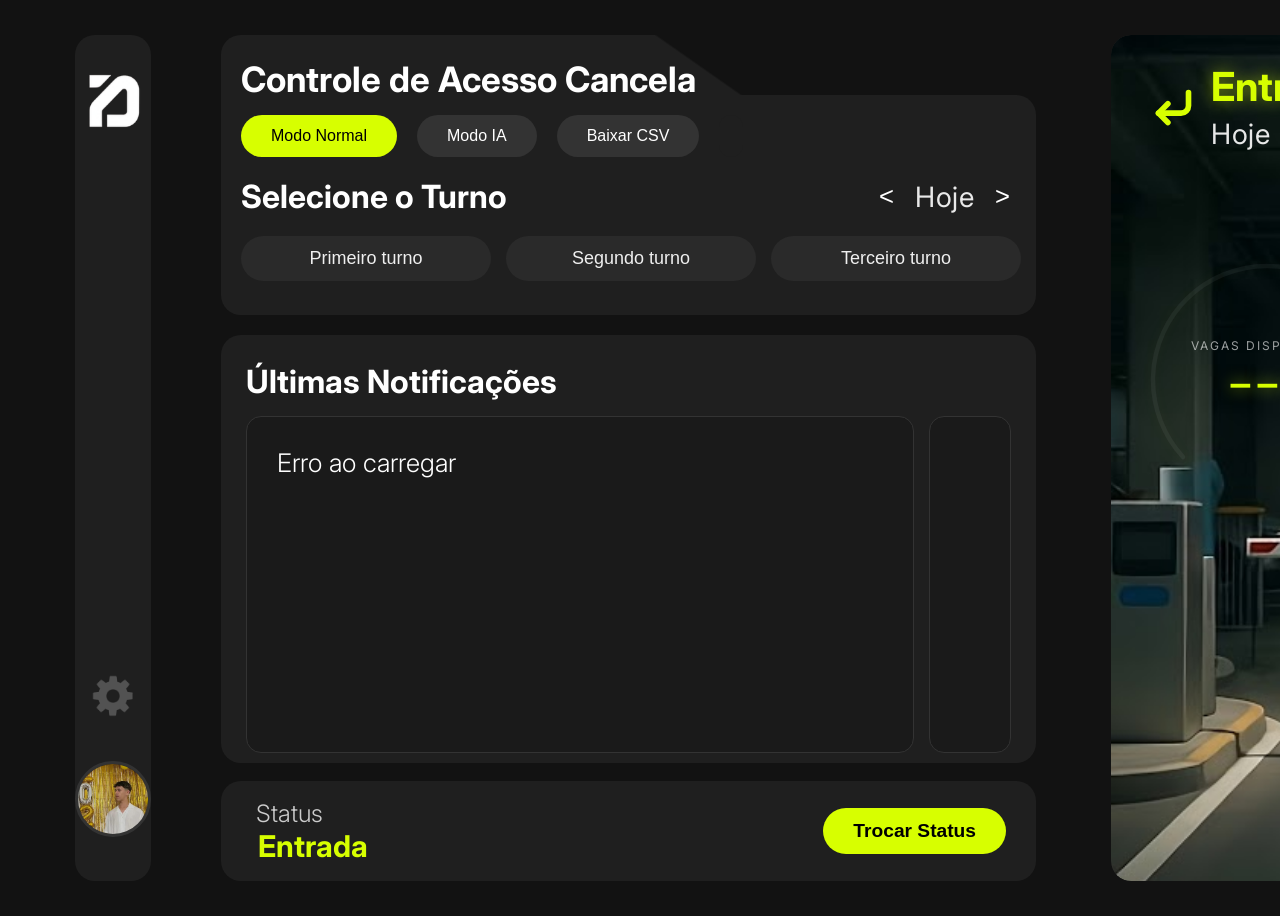
<file: frontend-html/index.html>
<!DOCTYPE html>
<html lang="pt-br">
<head>
    <meta charset="UTF-8">
    <meta name="viewport" content="width=device-width, initial-scale=1.0">
    <title>Dashboard Controle de Cancela</title>
    <link rel="stylesheet" href="style.css">
</head>
<body>

    <!-- Cabeçalho -->
    <header class="header">
        <div class="division-header">
            <!-- Logo -->
            <div class="header-top">
                <img class="logo-header" src="logo.png" alt="Logo do Sistema de Controle de Acesso">
            </div>

            <!-- Configurações e Perfil -->
            <div class="header-bottom">
                <button id="gearButton" class="gear-btn" aria-label="Abrir configurações">
                    <img class="gear-icon" src="engrenagem.png" alt="Ícone de engrenagem (configurações)">
                </button>
                <div class="profile-photo">
                    <img class="profile-img" src="logo-Vini.jfif" alt="Foto do administrador">
                </div>
            </div>
        </div>
    </header>

    <!-- Conteúdo Principal -->
    <main class="main">
        <div class="main-content">

            <!-- Coluna Esquerda: Título + Turnos + Opções -->
            <div class="main-left-area">
                <h1>Controle de Acesso Cancela</h1>

                <section class="main-left">
                    <!-- Botões de opções rápidas -->
                    <div class="main-options">
                        <div class="option">
                            <button class="button-time">Modo Normal</button>
                            <a href="ia.html">
                                <button class="button-ia">Modo IA</button>
                            </a>
                            <button id="btn-baixar-csv" class="button-ia">Baixar CSV</button>
                            <button id="btn-refresh" class="btn-pill" style="background:#1f1f1f;" aria-label="Atualizar dados"></button>
                        </div>
                    </div>

                    <!-- Seleção de Turno -->
                    <div class="main-time-section">
                        <div class="title-time">
                            <span>Selecione o Turno</span>
                            <div class="selection-options">
                                <button id="btn-prev-period" class="btn-nav" aria-label="Período anterior">&lt;</button>
                                <p id="display-periodo-card" class="gate-subtitle">Hoje</p>
                                <button id="btn-next-period" class="btn-nav" aria-label="Próximo período">&gt;</button>
                            </div>
                        </div>

                        <div class="shift-grid">
                            <div class="shift-column">
                                <button class="btn-pill btn-morning btn-inactive" id="Matutino">Primeiro turno</button>
                            </div>
                            <div class="shift-column">
                                <button class="btn-pill btn-inactive" id="Vespertino">Segundo turno</button>
                            </div>
                            <div class="shift-column">
                                <button class="btn-pill btn-inactive" id="Noturno">Terceiro turno</button>
                            </div>
                        </div>
                    </div>
                </section>
            </div>

            <!-- Coluna Direita: Notificações + Status -->
            <div class="main-right-area">
                <section class="main-right">
                    <div class="title-main-right-top">
                        <h2>Últimas Notificações</h2>
                    </div>

                    <div class="verification-container">
                        <!-- Lista de texto das notificações (preenchida via JS) -->
                        <div id="lista-notificacoes-texto" class="header-left-notifications">
                            <!-- Conteúdo dinâmico aqui -->
                        </div>

                        <!-- Lista de ícones sincronizada (preenchida via JS) -->
                        <div id="lista-notificacoes-icones" class="header-right-notifications">
                            <!-- Ícones dinâmicos aqui -->
                        </div>
                    </div>
                </section>

                <!-- Status Atual -->
                <div class="access-status-container">
                    <div class="status-text">
                        <span>Status</span>
                        <h2 id="status-display" class="status-authorized">Entrada</h2>
                    </div>
                    <button id="btn-trocar-status" class="btn-raise">Trocar Status</button>
                </div>
            </div>
        </div>

        <!-- Seção da Cancela + Gauges -->
        <section class="main-right-right">
            <img class="image-entrada" src="entrada-direita.jpg" alt="Visão da entrada com gráfico de acessos">

            <div class="gate-header">
                <svg class="gate-icon" viewBox="0 0 24 24" fill="none" stroke="#d7ff00" stroke-width="3" stroke-linecap="round" stroke-linejoin="round">
                    <polyline points="9 10 4 15 9 20"></polyline>
                    <path d="M20 4v7a4 4 0 0 1-4 4H4"></path>
                </svg>
                <div class="gate-text">
                    <h1 id="gate-title" class="gate-title">Entradas</h1>
                    <p id="display-periodo-card" class="gate-subtitle">Hoje</p>
                </div>
            </div>

            <!-- Resumo dos turnos -->
            <div class="turnos-resumo-container">
                <div>
                    <p>1° Turno</p>
                    <b id="turno-manha">--</b>
                </div>
                <div>
                    <p>2° Turno</p>
                    <b id="turno-tarde">--</b>
                </div>
                <div>
                    <p>3° Turno</p>
                    <b id="turno-noite">--</b>
                </div>
            </div>

            <!-- Gauges -->
            <div class="gauge-wrapper">
                <svg class="gauge-svg" viewBox="0 0 100 100">
                    <path class="gauge-track" d="M 22 78 A 38 38 0 1 1 78 78" />
                    <path id="gauge-fill-vagas" class="gauge-fill" d="M 22 78 A 38 38 0 1 1 78 78" />
                </svg>
                <div class="gauge-content">
                    <span class="label">Vagas disponíveis</span>
                    <span id="vagas-count" class="value">---</span>
                </div>
            </div>

            <div class="gauge-wrapper-2">
                <svg class="gauge-svg" viewBox="0 0 100 100">
                    <path class="gauge-track" d="M 22 78 A 38 38 0 1 1 78 78" />
                    <path id="gauge-fill-eventos" class="gauge-fill" d="M 22 78 A 38 38 0 1 1 78 78" />
                </svg>
                <div class="gauge-content">
                    <span id="count-label" class="label">Entradas hoje</span>
                    <span id="eventos-count" class="value">---</span>
                </div>
            </div>
        </section>
    </main>

    <script src="script.js"></script>
</body>
</html>
</file>
<file: frontend-html/style.css>
/* ==============================================
   FONTE
   ============================================== */
@import url('https://fonts.googleapis.com/css2?family=Inter:wght@200&display=swap');

/* ==============================================
   RESET E ESTILO GLOBAL
   ============================================== */
body {
    font-family: 'Inter', sans-serif;
    font-weight: 300;
    margin: 0;
    padding: 0;
    background-color: #121212;
    display: flex;
    margin-left: 40px;
}

/* ==============================================
   HEADER (barra lateral esquerda)
   ============================================== */
header {
    background-color: #1f1f1f;
    display: flex;
    height: 846px;
    flex-direction: column;
    width: 150px;
    border-radius: 20px;
    margin: 35px;
    padding: 30px 0; 
    box-sizing: border-box;
    margin-right: 70px;
}

.division-header {
    height: 100%;
    display: flex;
    flex-direction: column;
    justify-content: space-between; 
    align-items: center;
}

.logo-header {
    width: 75px;
    height: 75px;
    object-fit: contain;
}

.header-bottom {
    display: flex;
    flex-direction: column;
    align-items: center;
    gap: 30px; 
    margin-bottom: 10px;
}

.gear-btn {
    background: none;
    border: none;
    cursor: pointer;
    transition: all 0.3s ease;
    padding: 10px;
    display: flex;
    align-items: center;
    justify-content: center;
}

.gear-icon {
    width: 50px; 
    height: 50px;
    filter: brightness(0.6); 
    transition: filter 0.3s, transform 0.3s;
}

.gear-btn:hover .gear-icon {
    filter: brightness(1); 
    transform: rotate(45deg);
}

.profile-img {
    width: 70px; 
    height: 70px;
    border-radius: 50%; 
    background-size: cover;
    background-position: center;
    border: 3px solid #333;
}

/* ==============================================
   MAIN (área central e direita)
   ============================================== */
main {
    display: flex;
    width: 1900px;
}

.main-content {
    height: 70px;
    width: 570px;
    margin-top: 35px;
    background: linear-gradient(-145deg, transparent 20%, #1f1f1f 20.5%);
    border-radius: 20px 20px 0 0; 
}

/* Coluna esquerda - controles e turnos */
.main-left {
    background-color: #1f1f1f;
    width: 815px;
    height: 220px;
    border-radius: 0px 20px 20px 20px; 
    margin-top: -20px; 
}

h1 {
    color: white;
    margin-left: 20px;
    font-size: 35px;
    margin-bottom: 5px;
    padding-bottom: 10px;
}

.main-options {
    display: flex;
}

.option {
    display: flex;
    gap: 20px; 
    padding: 20px;
    border-radius: 50px;
}

.button-time, .button-ia {
    border: none;
    padding: 12px 30px;
    font-size: 16px;
    font-weight: 500;
    border-radius: 100px; 
    cursor: pointer;
    transition: all 0.3s ease;
    outline: none;
}

.button-time {
    background-color: #d7ff00;
    color: #000;
}

.button-ia {
    background-color: #333;
    color: #ffffff;
}

.button-ia:hover {
    background-color: #444;
}

.button-time:hover {
    filter: brightness(0.9);
}

.main-time-section {
    color: white;
    padding-top: 0px;
    padding-left: 20px;
    border-radius: 12px;
}

.title-time {
    display: flex;
    justify-content: space-between;
    align-items: center;
    font-size: 2rem;
    font-weight: bold;
    margin-bottom: 20px;
}

.selection-options {
    display: flex;
    align-items: center;
    gap: 15px;
    font-size: 1rem;
    font-weight: normal;
    padding-right: 20px;
}

.shift-grid {
    display: grid;
    grid-template-columns: repeat(3, 250px); 
    gap: 15px;
}

.shift-column {
    display: flex;
    flex-direction: column;
    gap: 10px;
}

.btn-pill {
    border: none;
    border-radius: 50px;
    padding: 12px;
    text-align: center;
    font-weight: 500;
    cursor: pointer;
    transition: 0.2s;
    font-size: 18px;
}

.btn-morning.active {
    background-color: #d7ff00; 
    color: black;
}

.btn-inactive {
    background-color: #2a2a2a; 
    color: #efefef;
}

.btn-pill:hover {
    opacity: 0.9;
}

.btn-nav {
    background: none;
    border: none;
    color: #ffffff;
    font-size: 1.6rem;
    cursor: pointer;
    transition: all 0.2s ease;
    display: flex;
    align-items: center;
    justify-content: center;
}

.btn-nav:hover {
    color: #d7ff00; 
    transform: scale(1.2);
}

.btn-nav:active {
    transform: scale(0.9);
}

/* ==============================================
   COLUNA DIREITA - Notificações e Status
   ============================================== */
.main-right {
    margin-top: 20px;
    background-color: #1f1f1f;
    color: white;
    padding-left: 25px;
    padding-bottom: 10px;
    padding-top: 0.1px;
    border-radius: 20px;
    width: 790px;
}

.title-main-right-top h2 {
    font-size: 2rem;
    margin-bottom: 15px;
}

.verification-container {
    display: flex;
    gap: 15px;
}

.header-left-notifications {
    flex: 3;
    background-color: #1a1a1a;
    border: 1px solid #333;
    border-radius: 15px;
    padding: 10px;
    font-size: 1.6rem;
    max-height: 315px; 
    overflow-y: auto;
}

.employee-row {
    display: flex;
    justify-content: space-between;
    align-items: center;
    padding: 20px 20px;
    border-bottom: 1px solid #2a2a2a;
    transition: 0.3s;
}

.employee-row:last-child {
    border-bottom: none;
}

.notif-time {
    background-color: #2a2a2a; 
    color: #888; 
    padding: 6px 12px;
    border-radius: 6px;
    font-size: 1.1rem;
    font-family: monospace; 
    white-space: nowrap;
}

.header-right-notifications {
    flex: 1;
    background-color: #1a1a1a;
    border: 1px solid #333;
    border-radius: 15px;
    display: flex;
    flex-direction: column;
    align-items: center;
    justify-content: flex-start; 
    padding: 10px 0;
    max-width: 80px;
    margin-right: 25px;
    height: 438px;           
    overflow-y: auto;        
    overflow-x: hidden;      
}

#lista-notificacoes-icones {
    display: flex;
    flex-direction: column;
    align-items: center;
    height: 315px;      
    overflow-y: auto;    
    overflow-x: hidden;
}

#lista-notificacoes-texto {
    height: 450px;       
    overflow-y: auto;
    overflow-x: hidden;
}

.side-icon-item {
    min-height: 72px;    
    display: flex;
    align-items: center;
    justify-content: center;
    border-bottom: 1px solid #333;
}

.header-left-notifications::-webkit-scrollbar,
.header-right-notifications::-webkit-scrollbar {
    width: 6px;
}

.header-left-notifications::-webkit-scrollbar-thumb,
.header-right-notifications::-webkit-scrollbar-thumb {
    background: #333;
    border-radius: 10px;
}

.side-icon-item img {
    width: 50px; 
    height: 50px;
    object-fit: contain;
}

/* Status */
.access-status-container {
    display: flex;
    justify-content: space-between;
    align-items: center;
    height: 100px;
    background: #1f1f1f;
    margin-top: 18px;
    border-radius: 20px;
    width: 790px;
    padding-left: 25px;
}

.status-text span {
    display: block;
    font-size: 0.9rem;
    color: #ccc;
    font-size: 24px;
    padding-left: 10px;
}

.status-authorized {
    color: #d7ff00; 
    margin: 0;
    font-weight: bold;
    font-size: 30px;
    padding-left: 12px;
}

.btn-raise {
    background-color: #d7ff00; 
    color: #000;
    border: none;
    border-radius: 50px;
    padding: 12px 30px;
    font-weight: bold;
    font-size: 1.2rem;
    cursor: pointer;
    transition: transform 0.2s;
    margin-right: 30px;
}

.btn-raise:hover {
    transform: scale(1.05);
    background-color: #e5ff5c;
}

/* ==============================================
   SEÇÃO DA CANCELA + GAUGES (direita)
   ============================================== */
.main-right-right {
    position: relative; 
    background-color: #1f1f1f;
    color: white;
    margin-left: 320px;
    border-radius: 20px;
    width: 780px;
    height: 846px;
    margin-top: 35px;
    overflow: hidden; 
}

.image-entrada {
    width: 100%;
    height: 100%;
    object-fit: cover; 
    border-radius: 20px;
    display: block;
}
.gauge-wrapper {
    position: absolute; 
    width: 300px;
    height: 300px;
    display: flex;
    align-items: center;
    justify-content: center;
    top: 40%;           
    left: 20%;          
    transform: translate(-50%, -50%); 
    z-index: 10;        
}

.gauge-wrapper-2 {
    position: absolute; 
    width: 300px;
    height: 300px;
    display: flex;
    align-items: center;
    justify-content: center;
    top: 40%;           
    left: 80%;          
    transform: translate(-50%, -50%); 
    z-index: 10;        
}

.gauge-svg {
    width: 100%;
    height: 100%;
    filter: drop-shadow(0 0 5px rgba(215, 255, 0, 0.5));
}

.gauge-track {
    fill: none;
    stroke: rgba(255, 255, 255, 0.05);
    stroke-width: 1.5; 
    stroke-linecap: round;
}

.gauge-fill {
    fill: none;
    stroke: #d7ff00;
    stroke-linecap: round;
    stroke-dasharray: 165;
    stroke-dashoffset: 165; /* começa vazio — JS controla */
    transition: stroke-dashoffset 0.8s cubic-bezier(0.4, 0, 0.2, 1),
                stroke 0.5s ease;
}

.gauge-content {
    position: absolute;
    display: flex;
    flex-direction: column;
    align-items: center;
    font-family: 'Inter', 'Segoe UI', sans-serif;
    color: white;
}

.label {
    font-size: 12px;
    font-weight: 400;
    text-transform: uppercase;
    letter-spacing: 2px;
    opacity: 0.6;
    padding-bottom: 3px;
}

.value {
    font-size: 65px; 
    color: #d7ff00;
    line-height: 0.8;
    text-shadow: 0 0 15px rgba(215, 255, 0, 0.6);
}

.unit {
    font-size: 22px;
    font-weight: 500;
    opacity: 0.7;
    letter-spacing: 1px;
}

.gate-header {
    position: absolute;
    top: 30px;      
    left: 40px;     
    display: flex;
    align-items: center;
    gap: 15px;      
    z-index: 20;    
}

.gate-icon {
    width: 45px;
    height: 45px;
}

.gate-text {
    display: flex;
    flex-direction: column;
    line-height: 1.1;
}

.gate-title {
    color: #d7ff00; 
    font-size: 40px;
    margin: 0;
    text-shadow: 0 0 15px rgba(215, 255, 0, 0.5);
}

.gate-subtitle {
    color: #ffffff;
    font-size: 28px;
    font-weight: 400;
    margin: 0;
    opacity: 0.9;
    letter-spacing: 0.5px;
}
</file>
<file: web-app/css/main.css>
/* ==============================================
   FONTE
   ============================================== */
@import url('https://fonts.googleapis.com/css2?family=Inter:wght@200&display=swap');

/* ==============================================
   RESET E ESTILO GLOBAL
   ============================================== */
body {
    font-family: 'Inter', sans-serif;
    font-weight: 300;
    margin: 0;
    padding: 0;
    background-color: #121212;
    display: flex;
    margin-left: 40px;
}

/* ==============================================
   HEADER (barra lateral esquerda)
   ============================================== */
header {
    background-color: #1f1f1f;
    display: flex;
    height: 846px;
    flex-direction: column;
    width: 150px;
    border-radius: 20px;
    margin: 35px;
    padding: 30px 0; 
    box-sizing: border-box;
    margin-right: 70px;
}

.division-header {
    height: 100%;
    display: flex;
    flex-direction: column;
    justify-content: space-between; 
    align-items: center;
}

.logo-header {
    width: 75px;
    height: 75px;
    object-fit: contain;
}

.header-bottom {
    display: flex;
    flex-direction: column;
    align-items: center;
    gap: 30px; 
    margin-bottom: 10px;
}

.gear-btn {
    background: none;
    border: none;
    cursor: pointer;
    transition: all 0.3s ease;
    padding: 10px;
    display: flex;
    align-items: center;
    justify-content: center;
}

.gear-icon {
    width: 50px; 
    height: 50px;
    filter: brightness(0.6); 
    transition: filter 0.3s, transform 0.3s;
}

.gear-btn:hover .gear-icon {
    filter: brightness(1); 
    transform: rotate(45deg);
}

.profile-img {
    width: 70px; 
    height: 70px;
    border-radius: 50%; 
    background-size: cover;
    background-position: center;
    border: 3px solid #333;
}

/* ==============================================
   MAIN (área central e direita)
   ============================================== */
main {
    display: flex;
    width: 1900px;
}

.main-content {
    height: 70px;
    width: 570px;
    margin-top: 35px;
    background: linear-gradient(-145deg, transparent 20%, #1f1f1f 20.5%);
    border-radius: 20px 20px 0 0; 
}

/* Coluna esquerda - controles e turnos */
.main-left {
    background-color: #1f1f1f;
    width: 815px;
    height: 220px;
    border-radius: 0px 20px 20px 20px; 
    margin-top: -20px; 
}

h1 {
    color: white;
    margin-left: 20px;
    font-size: 35px;
    margin-bottom: 5px;
    padding-bottom: 10px;
}

.main-options {
    display: flex;
}

.option {
    display: flex;
    gap: 20px; 
    padding: 20px;
    border-radius: 50px;
}

.button-time, .button-ia {
    border: none;
    padding: 12px 30px;
    font-size: 16px;
    font-weight: 500;
    border-radius: 100px; 
    cursor: pointer;
    transition: all 0.3s ease;
    outline: none;
}

.button-time {
    background-color: #d7ff00;
    color: #000;
}

.button-ia {
    background-color: #333;
    color: #ffffff;
}

.button-ia:hover {
    background-color: #444;
}

.button-time:hover {
    filter: brightness(0.9);
}

.main-time-section {
    color: white;
    padding-top: 0px;
    padding-left: 20px;
    border-radius: 12px;
}

.title-time {
    display: flex;
    justify-content: space-between;
    align-items: center;
    font-size: 2rem;
    font-weight: bold;
    margin-bottom: 20px;
}

.selection-options {
    display: flex;
    align-items: center;
    gap: 15px;
    font-size: 1rem;
    font-weight: normal;
    padding-right: 20px;
}

.shift-grid {
    display: grid;
    grid-template-columns: repeat(3, 250px); 
    gap: 15px;
}

.shift-column {
    display: flex;
    flex-direction: column;
    gap: 10px;
}

.btn-pill {
    border: none;
    border-radius: 50px;
    padding: 12px;
    text-align: center;
    font-weight: 500;
    cursor: pointer;
    transition: 0.2s;
    font-size: 18px;
}

.btn-morning.active {
    background-color: #d7ff00; 
    color: black;
}

.btn-inactive {
    background-color: #2a2a2a; 
    color: #efefef;
}

.btn-pill:hover {
    opacity: 0.9;
}

.btn-nav {
    background: none;
    border: none;
    color: #ffffff;
    font-size: 1.6rem;
    cursor: pointer;
    transition: all 0.2s ease;
    display: flex;
    align-items: center;
    justify-content: center;
}

.btn-nav:hover {
    color: #d7ff00; 
    transform: scale(1.2);
}

.btn-nav:active {
    transform: scale(0.9);
}

/* ==============================================
   COLUNA DIREITA - Notificações e Status
   ============================================== */
.main-right {
    margin-top: 20px;
    background-color: #1f1f1f;
    color: white;
    padding-left: 25px;
    padding-bottom: 10px;
    padding-top: 0.1px;
    border-radius: 20px;
    width: 790px;
}

.title-main-right-top h2 {
    font-size: 2rem;
    margin-bottom: 15px;
}

.verification-container {
    display: flex;
    gap: 15px;
}

.header-left-notifications {
    flex: 3;
    background-color: #1a1a1a;
    border: 1px solid #333;
    border-radius: 15px;
    padding: 10px;
    font-size: 1.6rem;
    max-height: 315px; 
    overflow-y: auto;
}

.employee-row {
    display: flex;
    justify-content: space-between;
    align-items: center;
    padding: 20px 20px;
    border-bottom: 1px solid #2a2a2a;
    transition: 0.3s;
}

.employee-row:last-child {
    border-bottom: none;
}

.notif-time {
    background-color: #2a2a2a; 
    color: #888; 
    padding: 6px 12px;
    border-radius: 6px;
    font-size: 1.1rem;
    font-family: monospace; 
    white-space: nowrap;
}

.header-right-notifications {
    flex: 1;
    background-color: #1a1a1a;
    border: 1px solid #333;
    border-radius: 15px;
    display: flex;
    flex-direction: column;
    align-items: center;
    justify-content: flex-start; 
    padding: 10px 0;
    max-width: 80px;
    margin-right: 25px;
    height: 438px;           
    overflow-y: auto;        
    overflow-x: hidden;      
}

#lista-notificacoes-icones {
    display: flex;
    flex-direction: column;
    align-items: center;
    height: 315px;      
    overflow-y: auto;    
    overflow-x: hidden;
}

#lista-notificacoes-texto {
    height: 450px;       
    overflow-y: auto;
    overflow-x: hidden;
}

.side-icon-item {
    min-height: 72px;    
    display: flex;
    align-items: center;
    justify-content: center;
    border-bottom: 1px solid #333;
}

.header-left-notifications::-webkit-scrollbar,
.header-right-notifications::-webkit-scrollbar {
    width: 6px;
}

.header-left-notifications::-webkit-scrollbar-thumb,
.header-right-notifications::-webkit-scrollbar-thumb {
    background: #333;
    border-radius: 10px;
}

.side-icon-item img {
    width: 50px; 
    height: 50px;
    object-fit: contain;
}

/* Status */
.access-status-container {
    display: flex;
    justify-content: space-between;
    align-items: center;
    height: 100px;
    background: #1f1f1f;
    margin-top: 18px;
    border-radius: 20px;
    width: 790px;
    padding-left: 25px;
}

.status-text span {
    display: block;
    font-size: 0.9rem;
    color: #ccc;
    font-size: 24px;
    padding-left: 10px;
}

.status-authorized {
    color: #d7ff00; 
    margin: 0;
    font-weight: bold;
    font-size: 30px;
    padding-left: 12px;
}

.btn-raise {
    background-color: #d7ff00; 
    color: #000;
    border: none;
    border-radius: 50px;
    padding: 12px 30px;
    font-weight: bold;
    font-size: 1.2rem;
    cursor: pointer;
    transition: transform 0.2s;
    margin-right: 30px;
}

.btn-raise:hover {
    transform: scale(1.05);
    background-color: #e5ff5c;
}

/* ==============================================
   SEÇÃO DA CANCELA + GAUGES (direita)
   ============================================== */
.main-right-right {
    position: relative; 
    background-color: #1f1f1f;
    color: white;
    margin-left: 320px;
    border-radius: 20px;
    width: 780px;
    height: 846px;
    margin-top: 35px;
    overflow: hidden; 
}

.image-entrada {
    width: 100%;
    height: 100%;
    object-fit: cover; 
    border-radius: 20px;
    display: block;
}
.gauge-wrapper {
    position: absolute; 
    width: 300px;
    height: 300px;
    display: flex;
    align-items: center;
    justify-content: center;
    top: 40%;           
    left: 20%;          
    transform: translate(-50%, -50%); 
    z-index: 10;        
}

.gauge-wrapper-2 {
    position: absolute; 
    width: 300px;
    height: 300px;
    display: flex;
    align-items: center;
    justify-content: center;
    top: 40%;           
    left: 80%;          
    transform: translate(-50%, -50%); 
    z-index: 10;        
}

.gauge-svg {
    width: 100%;
    height: 100%;
    filter: drop-shadow(0 0 5px rgba(215, 255, 0, 0.5));
}

.gauge-track {
    fill: none;
    stroke: rgba(255, 255, 255, 0.05);
    stroke-width: 1.5; 
    stroke-linecap: round;
}

.gauge-fill {
    fill: none;
    stroke: #d7ff00;
    stroke-linecap: round;
    stroke-dasharray: 165;
    stroke-dashoffset: 165; /* começa vazio — JS controla */
    transition: stroke-dashoffset 0.8s cubic-bezier(0.4, 0, 0.2, 1),
                stroke 0.5s ease;
}

.gauge-content {
    position: absolute;
    display: flex;
    flex-direction: column;
    align-items: center;
    font-family: 'Inter', 'Segoe UI', sans-serif;
    color: white;
}

.label {
    font-size: 12px;
    font-weight: 400;
    text-transform: uppercase;
    letter-spacing: 2px;
    opacity: 0.6;
    padding-bottom: 3px;
}

.value {
    font-size: 65px; 
    color: #d7ff00;
    line-height: 0.8;
    text-shadow: 0 0 15px rgba(215, 255, 0, 0.6);
}

.unit {
    font-size: 22px;
    font-weight: 500;
    opacity: 0.7;
    letter-spacing: 1px;
}

.gate-header {
    position: absolute;
    top: 30px;      
    left: 40px;     
    display: flex;
    align-items: center;
    gap: 15px;      
    z-index: 20;    
}

.gate-icon {
    width: 45px;
    height: 45px;
}

.gate-text {
    display: flex;
    flex-direction: column;
    line-height: 1.1;
}

.gate-title {
    color: #d7ff00; 
    font-size: 40px;
    margin: 0;
    text-shadow: 0 0 15px rgba(215, 255, 0, 0.5);
}

.gate-subtitle {
    color: #ffffff;
    font-size: 28px;
    font-weight: 400;
    margin: 0;
    opacity: 0.9;
    letter-spacing: 0.5px;
}
</file>
